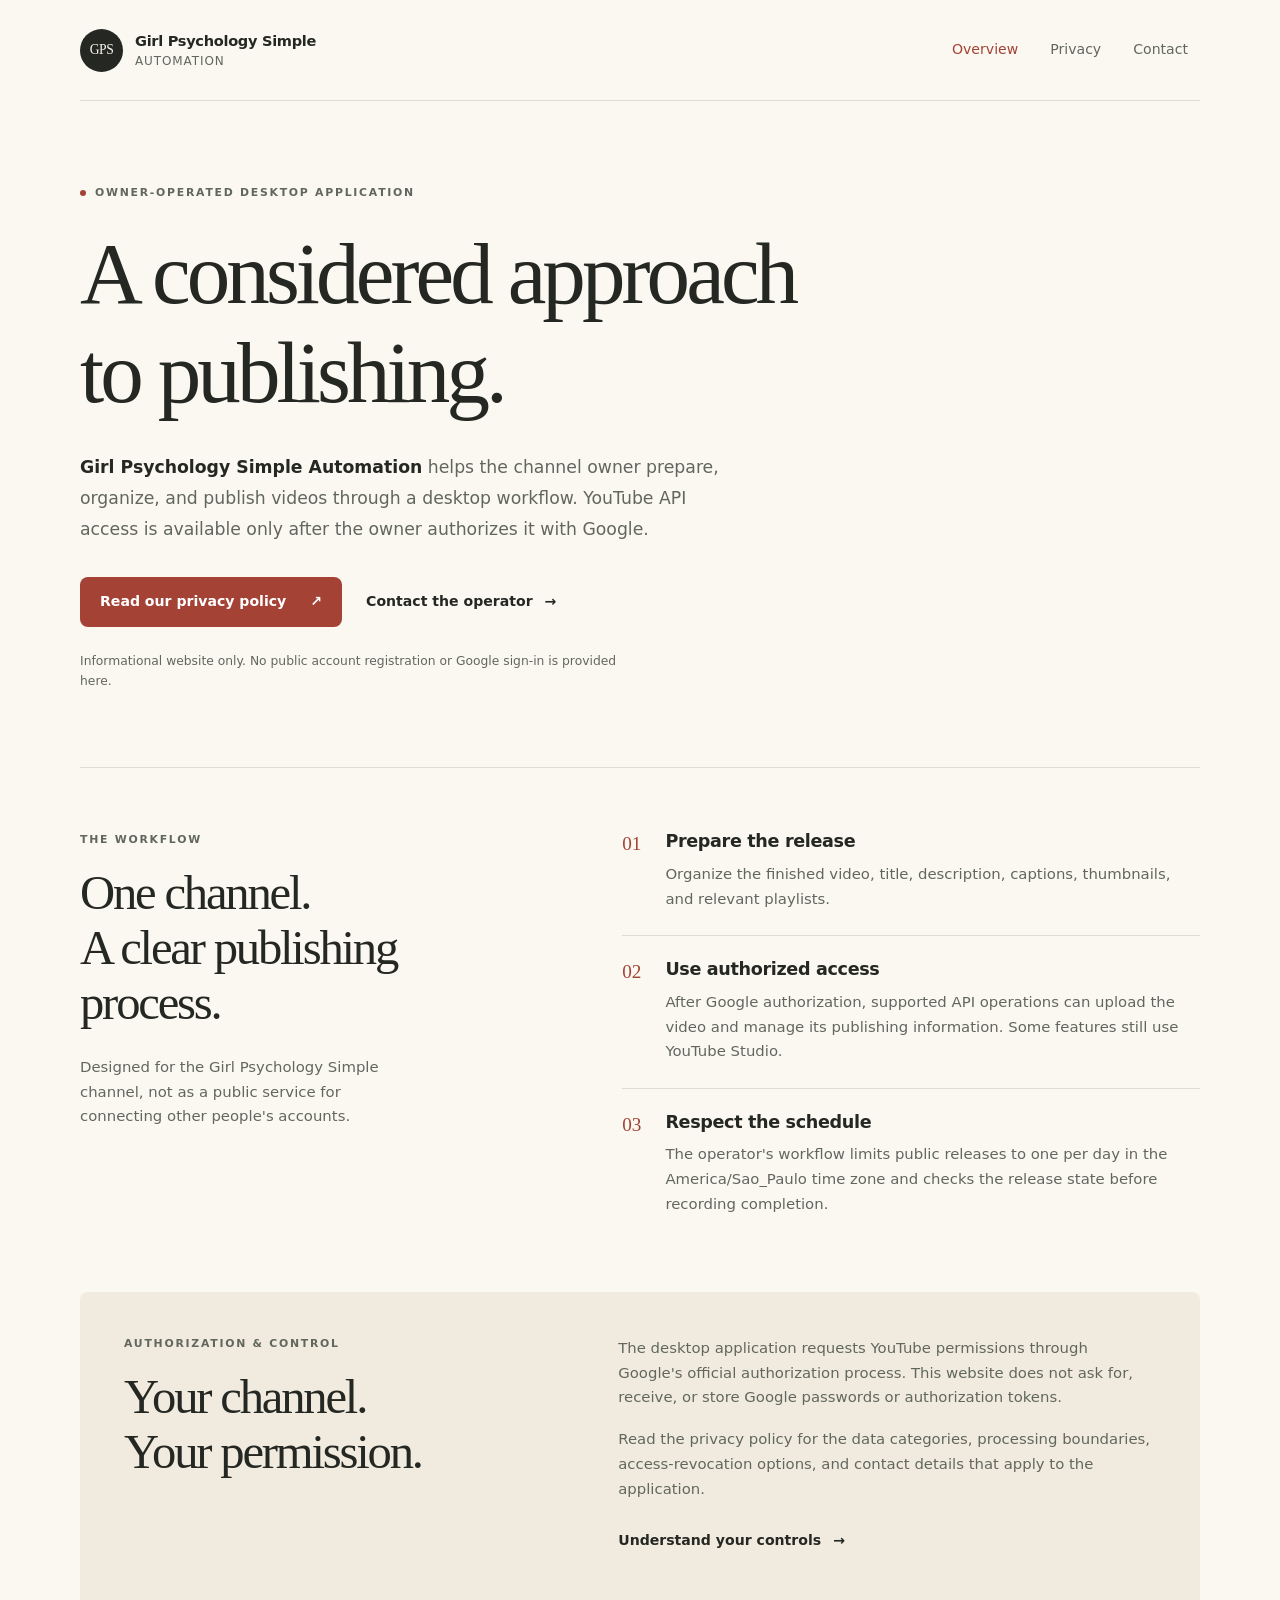
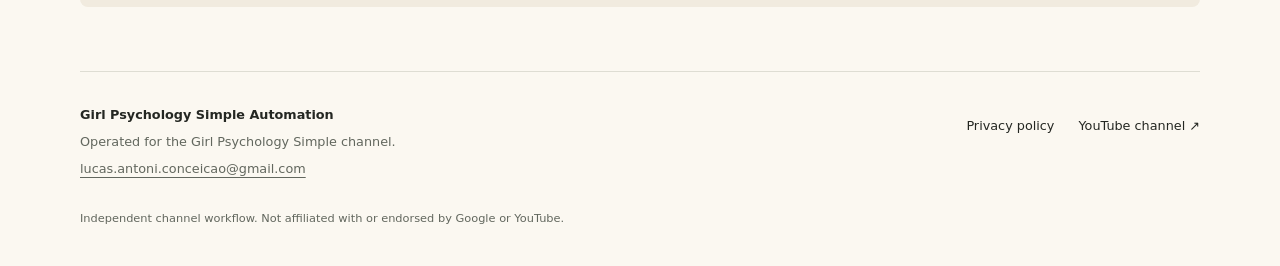
<file: index.html>
<!doctype html>
<html lang="en">
<head>
  <meta charset="utf-8">
  <meta name="viewport" content="width=device-width, initial-scale=1">
  <meta name="google-site-verification" content="0XQq4HP2w_KGCPGeYU_C8ckk2O0FrF-8jo7xMu_lKwo" />
  <meta name="description" content="Girl Psychology Simple Automation: information about an owner-operated desktop workflow for YouTube publishing, authorization, and privacy.">
  <meta name="color-scheme" content="light">
  <meta http-equiv="Content-Security-Policy" content="default-src 'none'; style-src 'self'; img-src 'self'; base-uri 'none'; form-action 'none'">
  <meta name="referrer" content="strict-origin-when-cross-origin">
  <title>Girl Psychology Simple Automation</title>
  <link rel="stylesheet" href="styles.css">
</head>
<body>
  <a class="skip-link" href="#main">Skip to content</a>
  <div class="page-shell">
    <header class="site-header">
      <a class="brand" href="./" aria-label="Girl Psychology Simple Automation home"><span class="brand-mark" aria-hidden="true">GPS</span><span>Girl Psychology Simple<span class="brand-subtitle">Automation</span></span></a>
      <nav aria-label="Main navigation"><a href="./" aria-current="page">Overview</a><a href="privacy.html">Privacy</a><a href="mailto:lucas.antoni.conceicao@gmail.com">Contact</a></nav>
    </header>
    <main id="main">
      <section class="hero" aria-labelledby="page-heading">
        <p class="eyebrow"><span class="status-dot" aria-hidden="true"></span>Owner-operated desktop application</p>
        <h1 id="page-heading">A considered approach<br>to publishing.</h1>
        <p class="hero-summary"><strong>Girl Psychology Simple Automation</strong> helps the channel owner prepare, organize, and publish videos through a desktop workflow. YouTube API access is available only after the owner authorizes it with Google.</p>
        <div class="actions"><a class="button button-primary" href="privacy.html">Read our privacy policy <span aria-hidden="true">↗</span></a><a class="text-link" href="mailto:lucas.antoni.conceicao@gmail.com">Contact the operator <span aria-hidden="true">→</span></a></div>
        <p class="hero-note">Informational website only. No public account registration or Google sign-in is provided here.</p>
      </section>
      <section class="workflow-section" aria-labelledby="workflow-heading">
        <div class="section-intro"><p class="eyebrow">The workflow</p><h2 id="workflow-heading">One channel.<br>A clear publishing process.</h2><p>Designed for the Girl Psychology Simple channel, not as a public service for connecting other people's accounts.</p></div>
        <ol class="workflow-list">
          <li><span class="step-number" aria-hidden="true">01</span><div><h3>Prepare the release</h3><p>Organize the finished video, title, description, captions, thumbnails, and relevant playlists.</p></div></li>
          <li><span class="step-number" aria-hidden="true">02</span><div><h3>Use authorized access</h3><p>After Google authorization, supported API operations can upload the video and manage its publishing information. Some features still use YouTube Studio.</p></div></li>
          <li><span class="step-number" aria-hidden="true">03</span><div><h3>Respect the schedule</h3><p>The operator's workflow limits public releases to one per day in the America/Sao_Paulo time zone and checks the release state before recording completion.</p></div></li>
        </ol>
      </section>
      <section class="access-panel" aria-labelledby="access-heading"><div><p class="eyebrow">Authorization &amp; control</p><h2 id="access-heading">Your channel.<br>Your permission.</h2></div><div><p>The desktop application requests YouTube permissions through Google's official authorization process. This website does not ask for, receive, or store Google passwords or authorization tokens.</p><p>Read the privacy policy for the data categories, processing boundaries, access-revocation options, and contact details that apply to the application.</p><a class="text-link" href="privacy.html#your-control">Understand your controls <span aria-hidden="true">→</span></a></div></section>
    </main>
    <footer class="site-footer"><div><strong>Girl Psychology Simple Automation</strong><p>Operated for the Girl Psychology Simple channel.</p><a class="contact-address" href="mailto:lucas.antoni.conceicao@gmail.com">lucas.antoni.conceicao@gmail.com</a></div><div class="footer-links"><a href="privacy.html">Privacy policy</a><a href="https://www.youtube.com/channel/UCe9NH-aFaXUpewlZFPvf84Q" rel="noopener noreferrer">YouTube channel ↗</a></div><p class="footer-disclaimer">Independent channel workflow. Not affiliated with or endorsed by Google or YouTube.</p></footer>
  </div>
</body>
</html>
</file>
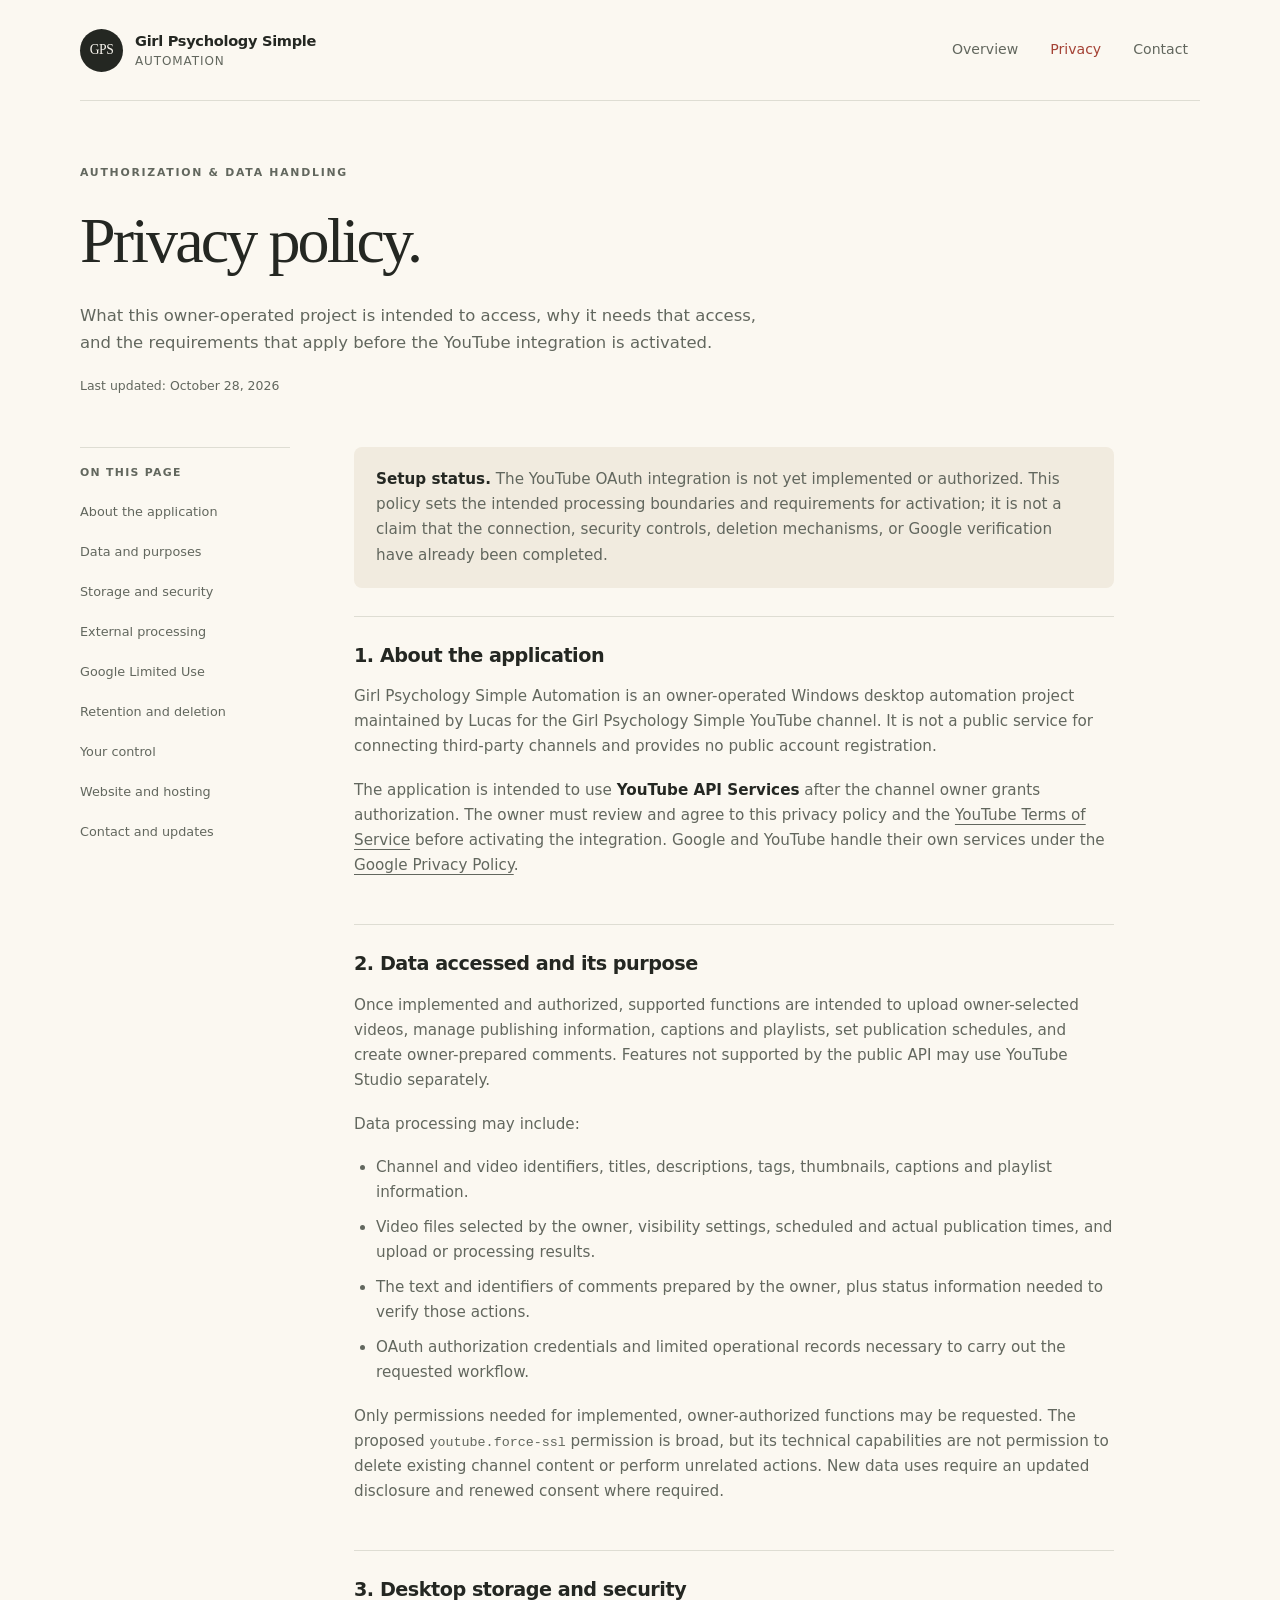
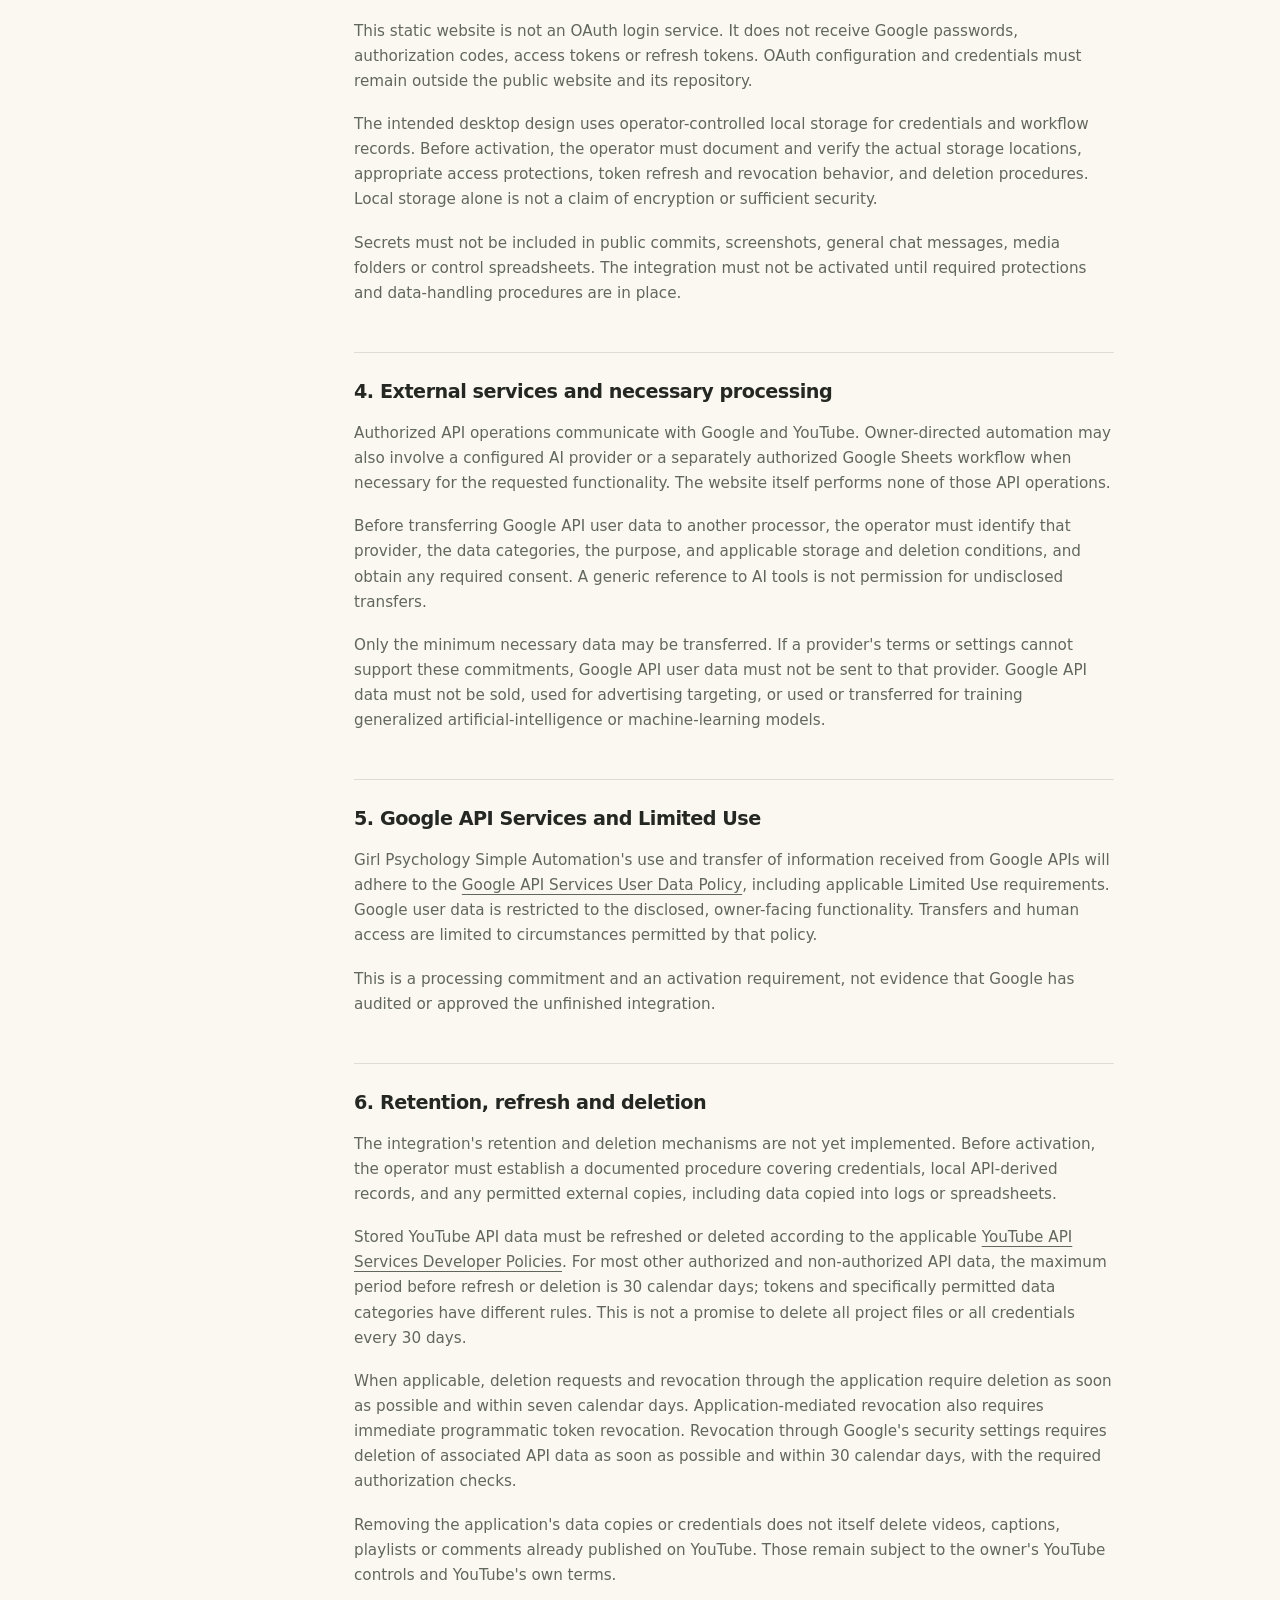
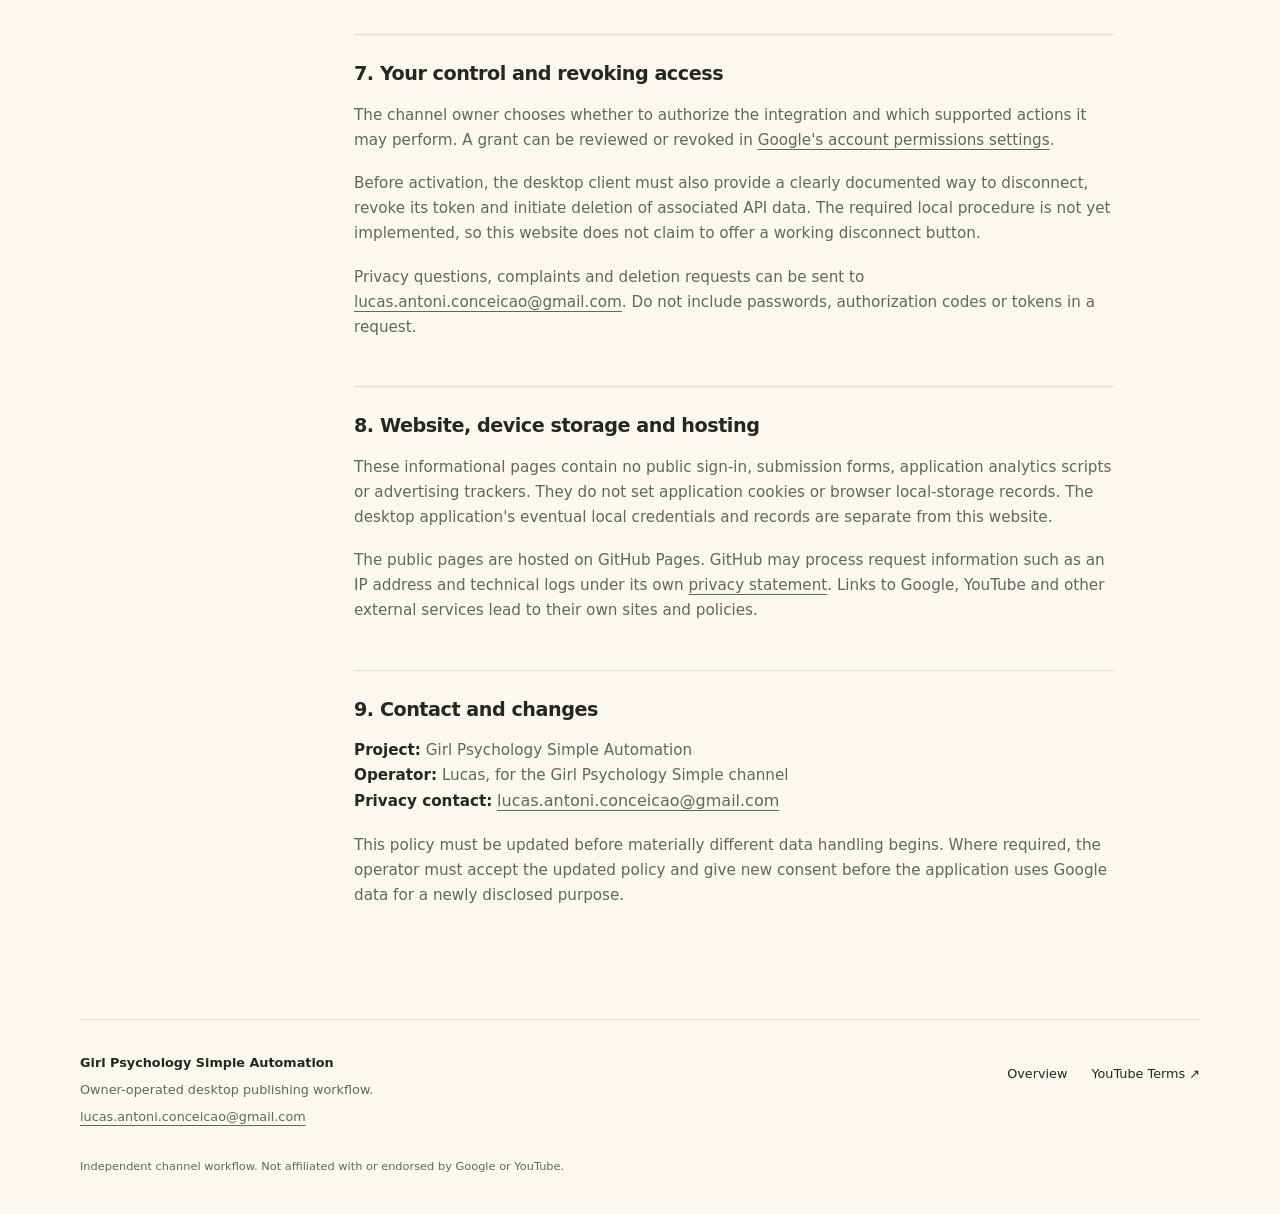
<file: privacy.html>
<!doctype html>
<html lang="en">
<head>
  <meta charset="utf-8">
  <meta name="viewport" content="width=device-width, initial-scale=1">
  <meta name="description" content="Privacy policy for Girl Psychology Simple Automation, an owner-operated desktop project using YouTube API Services after authorization.">
  <meta name="color-scheme" content="light">
  <meta http-equiv="Content-Security-Policy" content="default-src 'none'; style-src 'self'; img-src 'self'; base-uri 'none'; form-action 'none'">
  <meta name="referrer" content="strict-origin-when-cross-origin">
  <title>Privacy Policy | Girl Psychology Simple Automation</title>
  <link rel="stylesheet" href="styles.css">
</head>
<body>
  <a class="skip-link" href="#main">Skip to content</a>
  <div class="page-shell">
    <header class="site-header"><a class="brand" href="./" aria-label="Girl Psychology Simple Automation home"><span class="brand-mark" aria-hidden="true">GPS</span><span>Girl Psychology Simple<span class="brand-subtitle">Automation</span></span></a><nav aria-label="Main navigation"><a href="./">Overview</a><a href="privacy.html" aria-current="page">Privacy</a><a href="mailto:lucas.antoni.conceicao@gmail.com">Contact</a></nav></header>
    <main id="main">
      <header class="document-header"><p class="eyebrow">Authorization &amp; data handling</p><h1>Privacy policy.</h1><p class="lede">What this owner-operated project is intended to access, why it needs that access, and the requirements that apply before the YouTube integration is activated.</p><p class="document-date">Last updated: October 28, 2026</p></header>
      <div class="document-layout">
        <aside class="document-toc" aria-label="On this page"><strong>On this page</strong><ol><li><a href="#about">About the application</a></li><li><a href="#data">Data and purposes</a></li><li><a href="#storage">Storage and security</a></li><li><a href="#processing">External processing</a></li><li><a href="#limited-use">Google Limited Use</a></li><li><a href="#retention">Retention and deletion</a></li><li><a href="#your-control">Your control</a></li><li><a href="#website">Website and hosting</a></li><li><a href="#contact">Contact and updates</a></li></ol></aside>
        <article class="document-content">
          <div class="policy-note"><p><strong>Setup status.</strong> The YouTube OAuth integration is not yet implemented or authorized. This policy sets the intended processing boundaries and requirements for activation; it is not a claim that the connection, security controls, deletion mechanisms, or Google verification have already been completed.</p></div>
          <section id="about"><h2>1. About the application</h2><p>Girl Psychology Simple Automation is an owner-operated Windows desktop automation project maintained by Lucas for the Girl Psychology Simple YouTube channel. It is not a public service for connecting third-party channels and provides no public account registration.</p><p>The application is intended to use <strong>YouTube API Services</strong> after the channel owner grants authorization. The owner must review and agree to this privacy policy and the <a href="https://www.youtube.com/t/terms" rel="noopener noreferrer">YouTube Terms of Service</a> before activating the integration. Google and YouTube handle their own services under the <a href="https://policies.google.com/privacy" rel="noopener noreferrer">Google Privacy Policy</a>.</p></section>
          <section id="data"><h2>2. Data accessed and its purpose</h2><p>Once implemented and authorized, supported functions are intended to upload owner-selected videos, manage publishing information, captions and playlists, set publication schedules, and create owner-prepared comments. Features not supported by the public API may use YouTube Studio separately.</p><p>Data processing may include:</p><ul><li>Channel and video identifiers, titles, descriptions, tags, thumbnails, captions and playlist information.</li><li>Video files selected by the owner, visibility settings, scheduled and actual publication times, and upload or processing results.</li><li>The text and identifiers of comments prepared by the owner, plus status information needed to verify those actions.</li><li>OAuth authorization credentials and limited operational records necessary to carry out the requested workflow.</li></ul><p>Only permissions needed for implemented, owner-authorized functions may be requested. The proposed <code>youtube.force-ssl</code> permission is broad, but its technical capabilities are not permission to delete existing channel content or perform unrelated actions. New data uses require an updated disclosure and renewed consent where required.</p></section>
          <section id="storage"><h2>3. Desktop storage and security</h2><p>This static website is not an OAuth login service. It does not receive Google passwords, authorization codes, access tokens or refresh tokens. OAuth configuration and credentials must remain outside the public website and its repository.</p><p>The intended desktop design uses operator-controlled local storage for credentials and workflow records. Before activation, the operator must document and verify the actual storage locations, appropriate access protections, token refresh and revocation behavior, and deletion procedures. Local storage alone is not a claim of encryption or sufficient security.</p><p>Secrets must not be included in public commits, screenshots, general chat messages, media folders or control spreadsheets. The integration must not be activated until required protections and data-handling procedures are in place.</p></section>
          <section id="processing"><h2>4. External services and necessary processing</h2><p>Authorized API operations communicate with Google and YouTube. Owner-directed automation may also involve a configured AI provider or a separately authorized Google Sheets workflow when necessary for the requested functionality. The website itself performs none of those API operations.</p><p>Before transferring Google API user data to another processor, the operator must identify that provider, the data categories, the purpose, and applicable storage and deletion conditions, and obtain any required consent. A generic reference to AI tools is not permission for undisclosed transfers.</p><p>Only the minimum necessary data may be transferred. If a provider's terms or settings cannot support these commitments, Google API user data must not be sent to that provider. Google API data must not be sold, used for advertising targeting, or used or transferred for training generalized artificial-intelligence or machine-learning models.</p></section>
          <section id="limited-use"><h2>5. Google API Services and Limited Use</h2><p>Girl Psychology Simple Automation's use and transfer of information received from Google APIs will adhere to the <a href="https://developers.google.com/terms/api-services-user-data-policy" rel="noopener noreferrer">Google API Services User Data Policy</a>, including applicable Limited Use requirements. Google user data is restricted to the disclosed, owner-facing functionality. Transfers and human access are limited to circumstances permitted by that policy.</p><p>This is a processing commitment and an activation requirement, not evidence that Google has audited or approved the unfinished integration.</p></section>
          <section id="retention"><h2>6. Retention, refresh and deletion</h2><p>The integration's retention and deletion mechanisms are not yet implemented. Before activation, the operator must establish a documented procedure covering credentials, local API-derived records, and any permitted external copies, including data copied into logs or spreadsheets.</p><p>Stored YouTube API data must be refreshed or deleted according to the applicable <a href="https://developers.google.com/youtube/terms/developer-policies" rel="noopener noreferrer">YouTube API Services Developer Policies</a>. For most other authorized and non-authorized API data, the maximum period before refresh or deletion is 30 calendar days; tokens and specifically permitted data categories have different rules. This is not a promise to delete all project files or all credentials every 30 days.</p><p>When applicable, deletion requests and revocation through the application require deletion as soon as possible and within seven calendar days. Application-mediated revocation also requires immediate programmatic token revocation. Revocation through Google's security settings requires deletion of associated API data as soon as possible and within 30 calendar days, with the required authorization checks.</p><p>Removing the application's data copies or credentials does not itself delete videos, captions, playlists or comments already published on YouTube. Those remain subject to the owner's YouTube controls and YouTube's own terms.</p></section>
          <section id="your-control"><h2>7. Your control and revoking access</h2><p>The channel owner chooses whether to authorize the integration and which supported actions it may perform. A grant can be reviewed or revoked in <a href="https://security.google.com/settings/security/permissions" rel="noopener noreferrer">Google's account permissions settings</a>.</p><p>Before activation, the desktop client must also provide a clearly documented way to disconnect, revoke its token and initiate deletion of associated API data. The required local procedure is not yet implemented, so this website does not claim to offer a working disconnect button.</p><p>Privacy questions, complaints and deletion requests can be sent to <a href="mailto:lucas.antoni.conceicao@gmail.com">lucas.antoni.conceicao@gmail.com</a>. Do not include passwords, authorization codes or tokens in a request.</p></section>
          <section id="website"><h2>8. Website, device storage and hosting</h2><p>These informational pages contain no public sign-in, submission forms, application analytics scripts or advertising trackers. They do not set application cookies or browser local-storage records. The desktop application's eventual local credentials and records are separate from this website.</p><p>The public pages are hosted on GitHub Pages. GitHub may process request information such as an IP address and technical logs under its own <a href="https://docs.github.com/en/site-policy/privacy-policies/github-general-privacy-statement" rel="noopener noreferrer">privacy statement</a>. Links to Google, YouTube and other external services lead to their own sites and policies.</p></section>
          <section id="contact"><h2>9. Contact and changes</h2><p><strong>Project:</strong> Girl Psychology Simple Automation<br><strong>Operator:</strong> Lucas, for the Girl Psychology Simple channel<br><strong>Privacy contact:</strong> <a class="contact-address" href="mailto:lucas.antoni.conceicao@gmail.com">lucas.antoni.conceicao@gmail.com</a></p><p>This policy must be updated before materially different data handling begins. Where required, the operator must accept the updated policy and give new consent before the application uses Google data for a newly disclosed purpose.</p></section>
        </article>
      </div>
    </main>
    <footer class="site-footer"><div><strong>Girl Psychology Simple Automation</strong><p>Owner-operated desktop publishing workflow.</p><a class="contact-address" href="mailto:lucas.antoni.conceicao@gmail.com">lucas.antoni.conceicao@gmail.com</a></div><div class="footer-links"><a href="./">Overview</a><a href="https://www.youtube.com/t/terms" rel="noopener noreferrer">YouTube Terms ↗</a></div><p class="footer-disclaimer">Independent channel workflow. Not affiliated with or endorsed by Google or YouTube.</p></footer>
  </div>
</body>
</html>
</file>
<file: styles.css>
:root{--paper:#fbf8f1;--surface:#f1ebdf;--ink:#242722;--muted:#62675e;--line:#deddd3;--accent:#a44235;--accent-dark:#803226;--white:#fff;--radius:8px;--body:system-ui,-apple-system,BlinkMacSystemFont,"Segoe UI",sans-serif;--display:Georgia,"Times New Roman",serif}
*{box-sizing:border-box}html{scroll-behavior:smooth;scroll-padding-top:24px}body{margin:0;background:var(--paper);color:var(--ink);font-family:var(--body);line-height:1.65;font-size:16px}a{color:inherit;text-underline-offset:4px}a:focus-visible{outline:3px solid var(--accent);outline-offset:5px;border-radius:3px}p{margin:0 0 1.2em}h1,h2,h3{line-height:1.13;margin:0;text-wrap:balance}h1,h2{font-family:var(--display);font-weight:400;letter-spacing:-.045em}h1{font-size:clamp(3rem,6.8vw,5.75rem)}h2{font-size:clamp(2rem,3.8vw,3.1rem)}h3{font-size:1.1rem;letter-spacing:-.02em;font-weight:650}.page-shell{width:min(1120px,100% - 64px);margin:0 auto}.skip-link{position:fixed;top:12px;left:12px;z-index:10;padding:12px 18px;background:var(--ink);color:var(--white);transform:translateY(-160%)}.skip-link:focus{transform:translateY(0)}.site-header{display:flex;align-items:center;justify-content:space-between;gap:24px;padding:28px 0;border-bottom:1px solid var(--line)}.brand{display:flex;align-items:center;gap:12px;text-decoration:none;font-size:.91rem;font-weight:650;line-height:1.35;letter-spacing:-.02em}.brand-mark{display:grid;place-items:center;width:43px;height:43px;flex:none;background:var(--ink);color:var(--paper);font-family:var(--display);font-weight:400;font-size:.85rem;border-radius:50%;letter-spacing:-.04em}.brand-subtitle{display:block;font-size:.75rem;color:var(--muted);font-weight:450;letter-spacing:.075em;text-transform:uppercase;margin-top:3px}nav{display:flex;gap:8px;align-items:center}nav a{display:inline-flex;align-items:center;min-height:44px;padding:8px 12px;text-decoration:none;font-size:.88rem;color:var(--muted)}nav a:hover,nav a[aria-current=page]{color:var(--accent)}.hero{padding:84px 0 76px;max-width:900px}.eyebrow{display:flex;gap:9px;align-items:center;text-transform:uppercase;font-size:.68rem;line-height:1.5;letter-spacing:.16em;font-weight:650;color:var(--muted);margin-bottom:24px}.status-dot{width:6px;height:6px;border-radius:50%;background:var(--accent);flex:none}.hero-summary{max-width:650px;font-size:1.08rem;line-height:1.8;color:var(--muted);margin-top:30px}.hero-summary strong{font-weight:600;color:var(--ink)}.actions{display:flex;align-items:center;flex-wrap:wrap;gap:24px;margin:32px 0 24px}.button{display:inline-flex;align-items:center;justify-content:center;gap:24px;min-height:48px;padding:13px 20px;text-decoration:none;border-radius:var(--radius);font-size:.88rem;font-weight:600}.button-primary{background:var(--accent);color:var(--white)}.button-primary:hover{background:var(--accent-dark)}.text-link{display:inline-flex;align-items:center;gap:12px;min-height:44px;font-size:.88rem;font-weight:550;text-decoration:none}.text-link:hover{text-decoration:underline}.hero-note{font-size:.77rem;color:var(--muted);max-width:560px;margin-bottom:0}.workflow-section{display:grid;grid-template-columns:1fr 1.25fr;gap:80px;padding:64px 0;border-top:1px solid var(--line)}.section-intro .eyebrow{margin-bottom:18px}.section-intro>p:last-child{margin-top:24px;color:var(--muted);font-size:.93rem;max-width:340px}.workflow-list{list-style:none;margin:0;padding:0}.workflow-list li{display:flex;gap:24px;padding:24px 0;border-bottom:1px solid var(--line)}.workflow-list li:first-child{padding-top:0}.workflow-list li:last-child{border:0;padding-bottom:0}.step-number{flex:none;color:var(--accent);font-family:var(--display);font-size:1.2rem;line-height:1.2}.workflow-list p{font-size:.93rem;color:var(--muted);margin:10px 0 0}.access-panel{display:grid;grid-template-columns:1fr 1.25fr;gap:64px;padding:44px;background:var(--surface);border-radius:var(--radius);margin:12px 0 64px}.access-panel .eyebrow{margin-bottom:18px}.access-panel p:not(.eyebrow){font-size:.93rem;color:var(--muted)}.site-footer{display:grid;grid-template-columns:1fr auto;gap:24px;padding:32px 0;border-top:1px solid var(--line);font-size:.8rem}.site-footer strong{font-weight:600}.site-footer p{margin:6px 0;color:var(--muted)}.contact-address{overflow-wrap:anywhere;color:var(--muted)}.footer-links{display:flex;gap:24px;align-items:flex-start}.footer-links a{display:inline-flex;align-items:center;min-height:44px;text-decoration:none}.footer-links a:hover{text-decoration:underline}.footer-disclaimer{grid-column:1/-1;font-size:.71rem}.document-header{padding:64px 0 36px;max-width:820px}.document-header h1{font-size:clamp(2.8rem,5vw,4.5rem)}.document-header .lede{font-size:1.03rem;color:var(--muted);margin-top:24px;max-width:700px}.document-date{font-size:.78rem;color:var(--muted);margin-top:16px}.document-layout{display:grid;grid-template-columns:210px 1fr;gap:64px;margin-bottom:64px}.document-toc{align-self:start;position:sticky;top:24px;font-size:.8rem;border-top:1px solid var(--line);padding-top:16px}.document-toc strong{display:block;font-size:.68rem;letter-spacing:.12em;text-transform:uppercase;color:var(--muted);margin-bottom:12px}.document-toc ol{list-style:none;padding:0;margin:0}.document-toc a{display:block;min-height:40px;padding:7px 0;text-decoration:none;color:var(--muted)}.document-toc a:hover{color:var(--accent)}.document-content{min-width:0;max-width:760px}.document-content section{padding:28px 0;border-top:1px solid var(--line)}.document-content h2{font-family:var(--body);font-size:1.2rem;font-weight:650;letter-spacing:-.025em;margin-bottom:18px}.document-content h3{font-size:1rem;margin:20px 0 12px}.document-content p,.document-content li{font-size:.95rem;color:var(--muted)}.document-content ul{padding-left:22px;margin:0 0 18px}.document-content li+li{margin-top:10px}.document-content a{overflow-wrap:anywhere}.policy-note{background:var(--surface);padding:20px 22px;border-radius:var(--radius);margin-bottom:28px}.policy-note p{margin:0}.document-content strong{color:var(--ink);font-weight:600}code{font-family:ui-monospace,SFMono-Regular,Consolas,monospace;font-size:.88em;overflow-wrap:anywhere}.document-content .contact-address{font-size:1rem}
@media(max-width:760px){.page-shell{width:calc(100% - 40px)}.site-header{align-items:flex-start;gap:16px;flex-wrap:wrap;padding:20px 0}nav{margin-left:-12px;gap:6px}.hero{padding:48px 0}.hero h1 br{display:none}.hero-summary{font-size:1rem;margin-top:24px}.actions{gap:12px}.actions>.text-link{padding-left:2px}.workflow-section{grid-template-columns:1fr;gap:28px;padding:40px 0}.section-intro>p:last-child{max-width:100%}.section-intro h2 br{display:none}.access-panel{grid-template-columns:1fr;gap:24px;padding:26px;margin-bottom:40px}.access-panel h2 br{display:none}.site-footer{grid-template-columns:1fr;gap:12px}.footer-links{flex-wrap:wrap;gap:8px 24px}.footer-disclaimer{grid-column:auto}.document-header{padding:42px 0 28px}.document-layout{grid-template-columns:1fr;gap:24px}.document-toc{position:static}.document-toc ol{display:grid;grid-template-columns:1fr 1fr;gap:0 16px}.document-content section{padding:24px 0}}
@media(prefers-reduced-motion:reduce){html{scroll-behavior:auto}}
@media print{body{background:white;color:black;font-size:11pt}.page-shell{width:100%}.site-header nav,.document-toc,.actions,.skip-link{display:none}.document-layout{display:block}.document-header{padding-top:24px}.document-content{max-width:none}.document-content section{break-inside:avoid}.site-footer{font-size:9pt}.access-panel{background:transparent;border:1px solid #bbb}.hero{padding:30px 0}a{color:inherit}}
</file>
